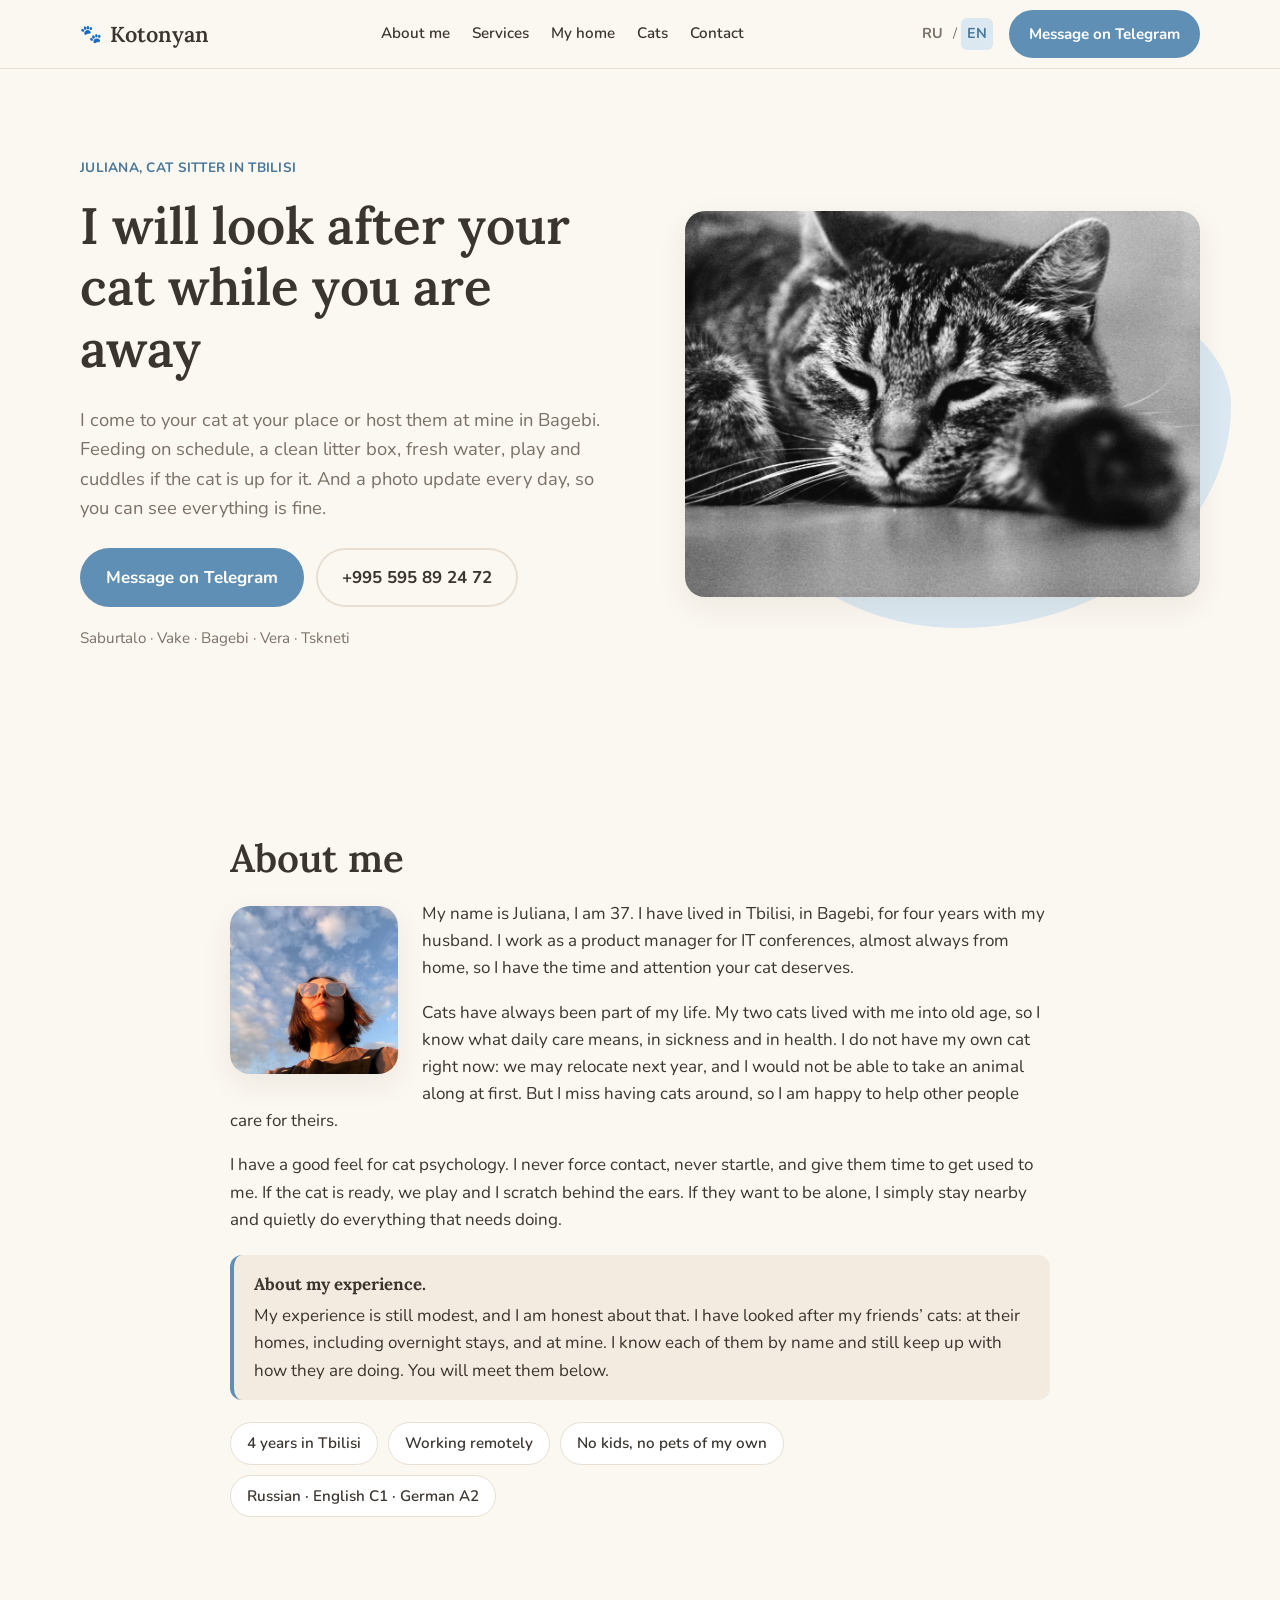
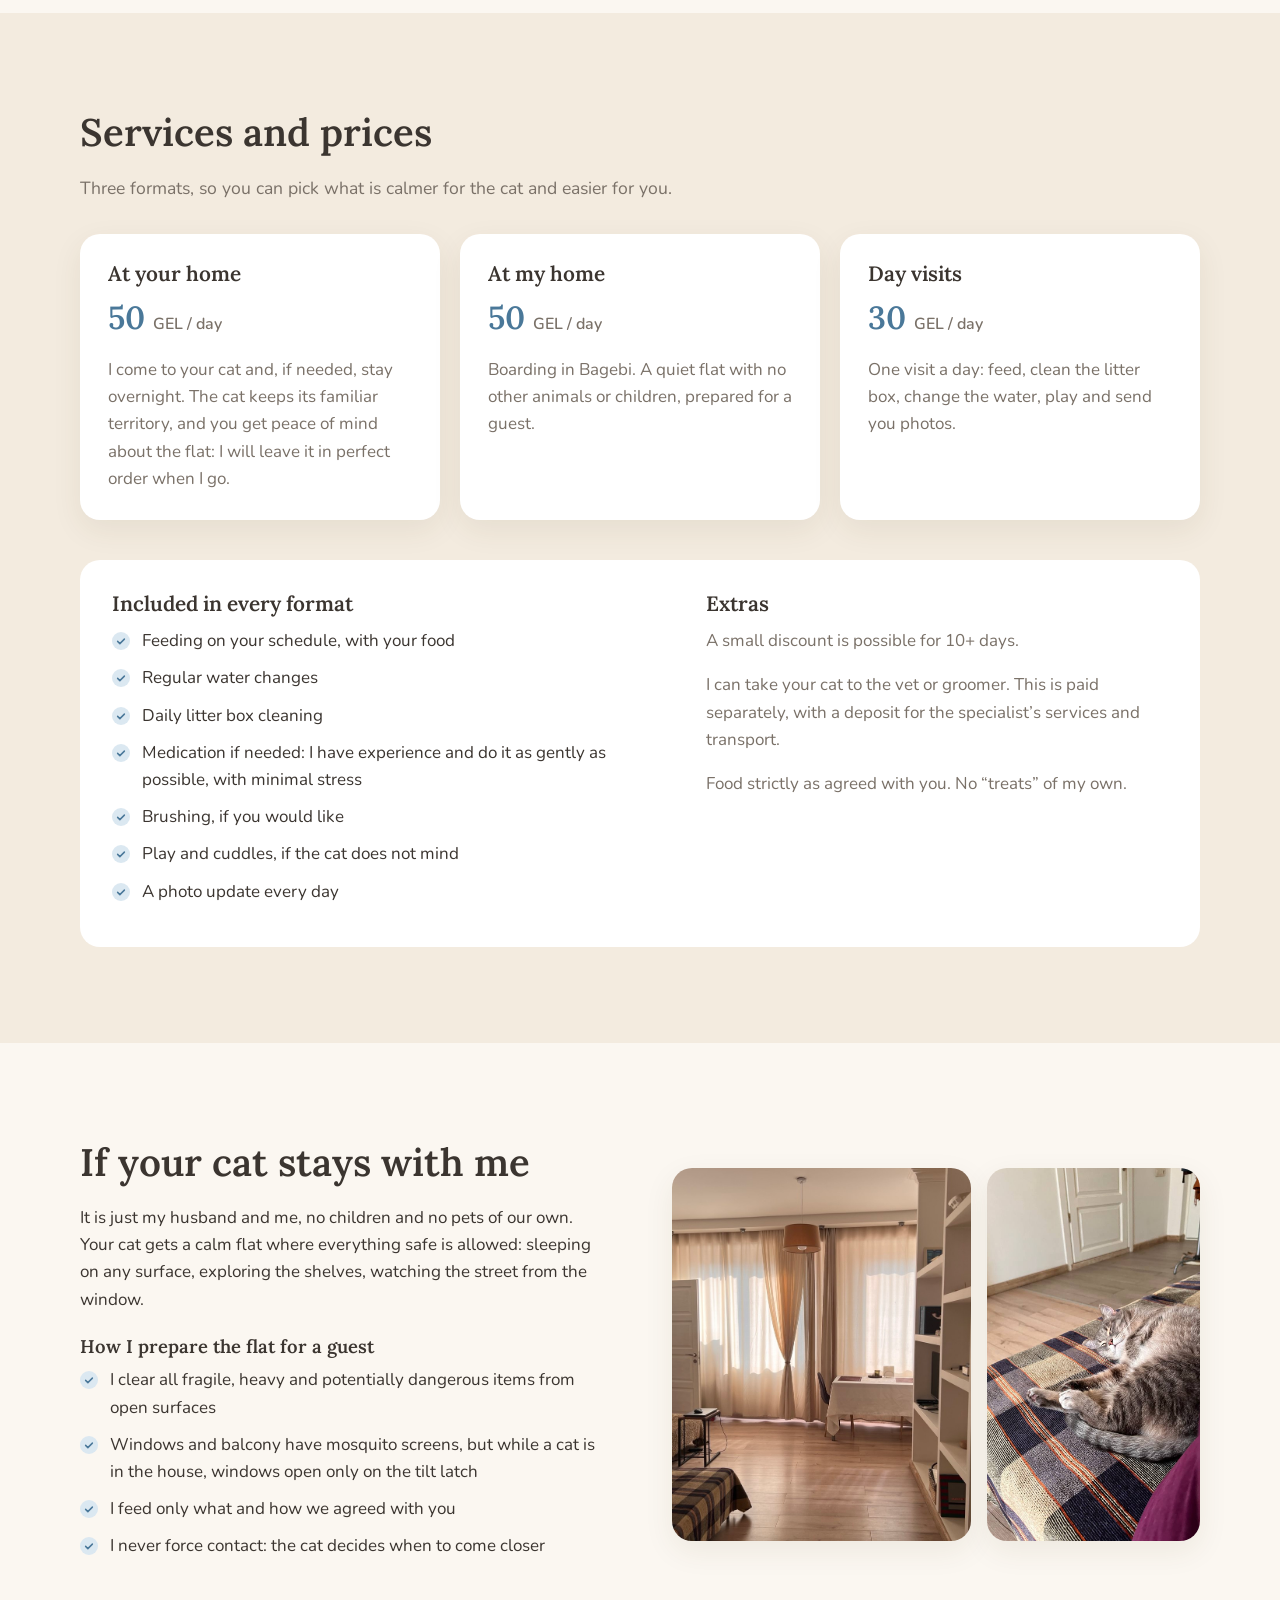
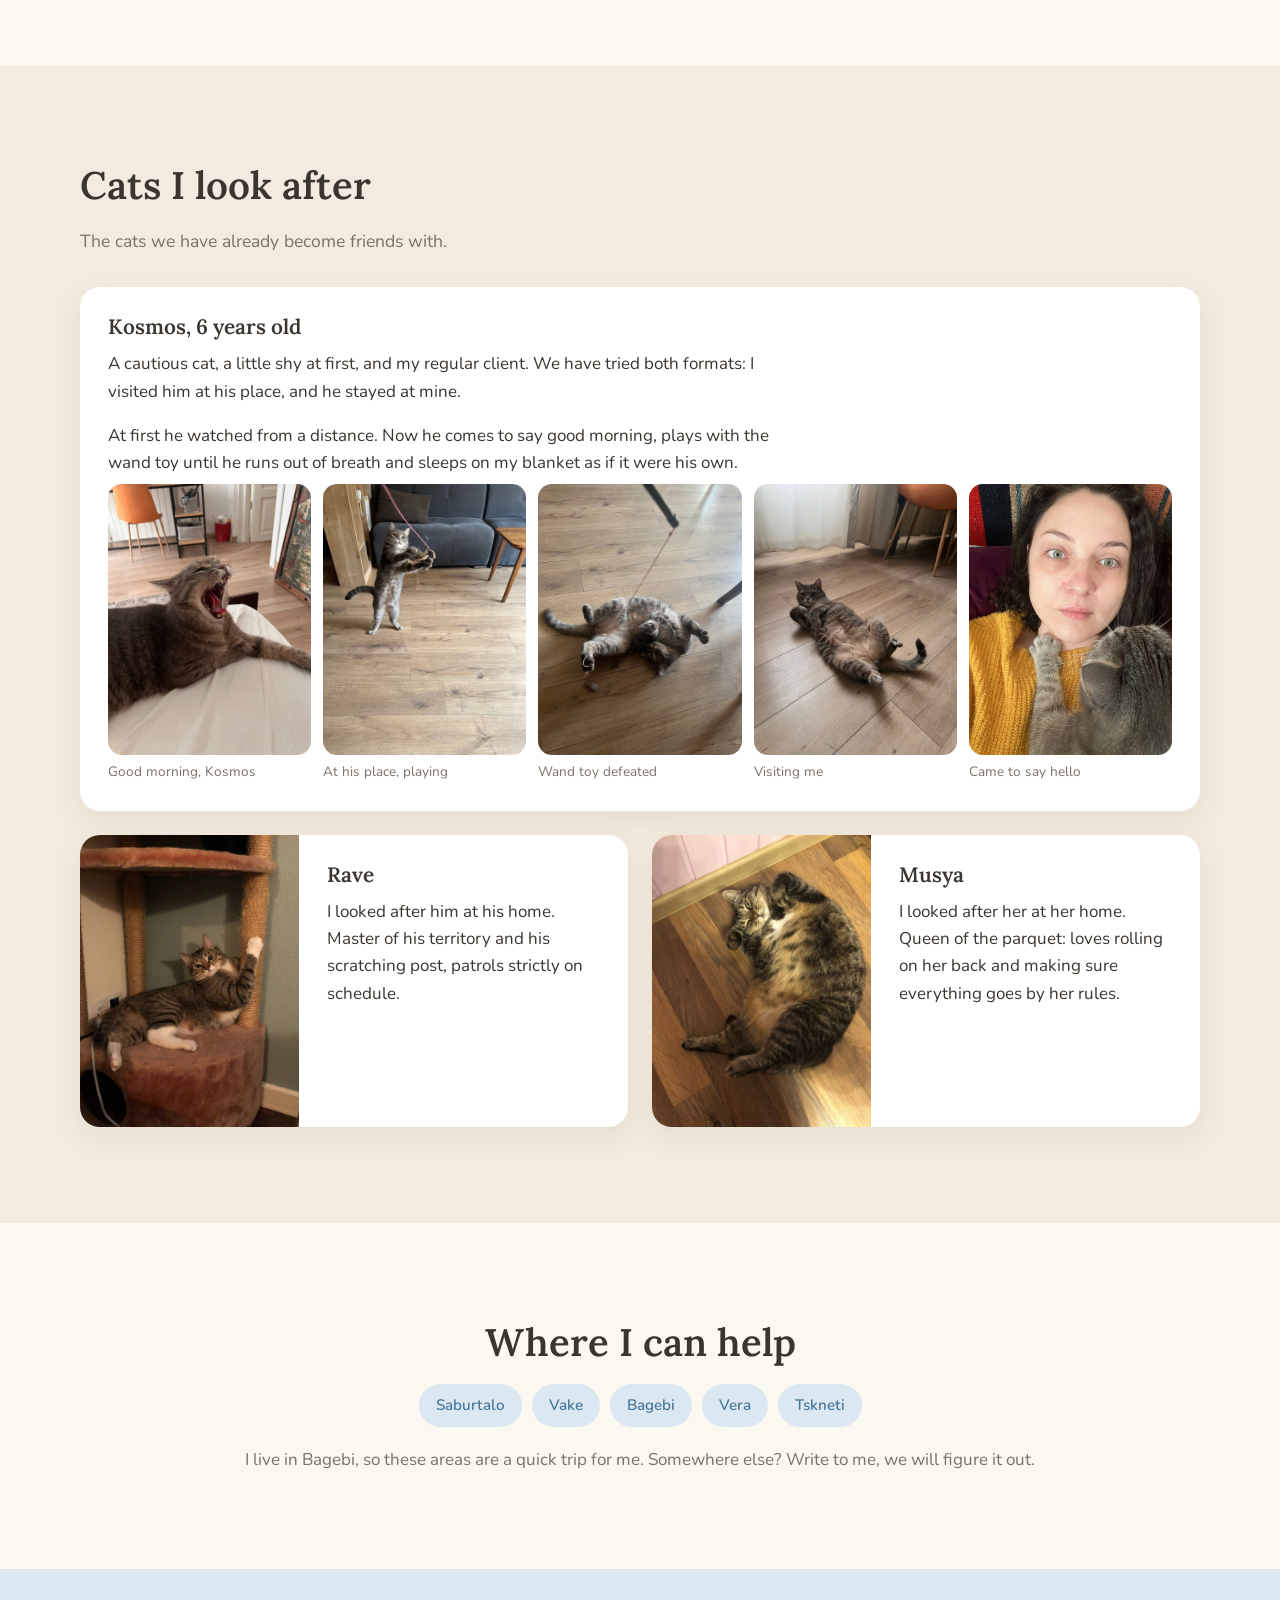
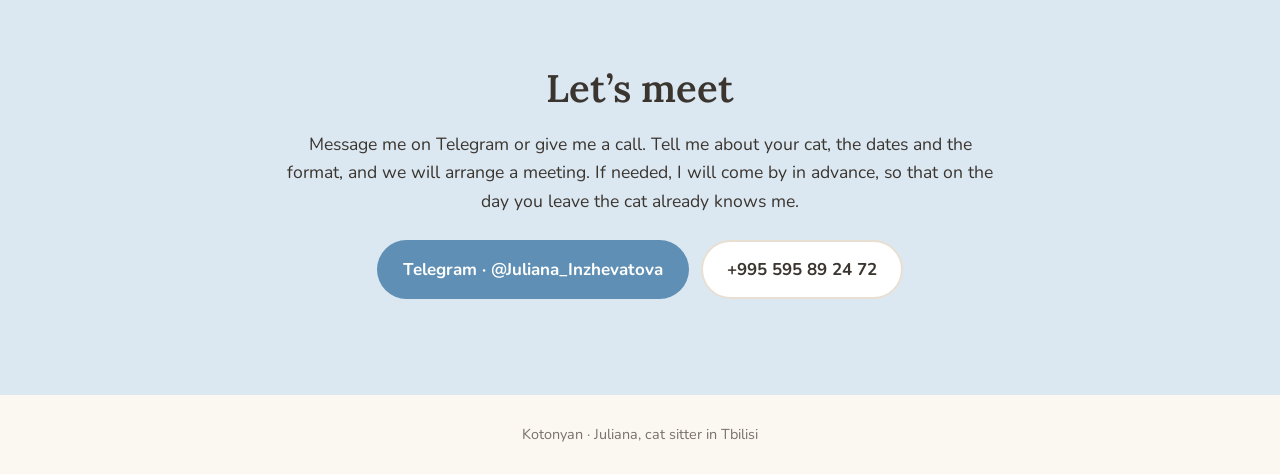
<file: index.html>
<!DOCTYPE html>
<html lang="ru">
<head>
<meta charset="utf-8">
<meta name="viewport" content="width=device-width, initial-scale=1">
<title data-i18n="meta.title">Котонянь · кэт-ситтер в Тбилиси</title>
<meta name="description" data-i18n-content="meta.desc" content="Юлиана, кэт-ситтер в Тбилиси. Уход за котом у вас дома или передержка в Багеби: кормление, лоток, игры, ежедневные фотоотчёты. Сабуртало, Ваке, Багеби, Вере, Цхнети.">
<meta property="og:title" content="Котонянь · кэт-ситтер в Тбилиси">
<meta property="og:description" content="Уход за котом у вас дома или передержка в Багеби. Ежедневные фотоотчёты.">
<meta property="og:image" content="https://inzejune-max.github.io/kotonyan/img/cover.jpg">
<meta property="og:url" content="https://inzejune-max.github.io/kotonyan/">
<meta property="og:type" content="website">
<link rel="icon" href="favicon.svg" type="image/svg+xml">
<link rel="preconnect" href="https://fonts.googleapis.com">
<link rel="preconnect" href="https://fonts.gstatic.com" crossorigin>
<link href="https://fonts.googleapis.com/css2?family=Lora:ital,wght@0,500;0,600;1,500&family=Nunito:wght@400;600;700&display=swap" rel="stylesheet">
<link rel="stylesheet" href="css/style.css">
</head>
<body>

<header class="site-header">
  <div class="container header-inner">
    <a href="#top" class="logo"><span class="logo-mark" aria-hidden="true">🐾</span><span data-i18n="brand">Котонянь</span></a>
    <nav class="nav" id="nav">
      <a href="#about" data-i18n="nav.about">Обо мне</a>
      <a href="#services" data-i18n="nav.services">Услуги</a>
      <a href="#home" data-i18n="nav.home">Мой дом</a>
      <a href="#cats" data-i18n="nav.cats">Подопечные</a>
      <a href="#contact" data-i18n="nav.contact">Контакты</a>
    </nav>
    <div class="header-actions">
      <div class="lang" aria-label="Language">
        <a href="./#ru" data-lang="ru" class="is-active">RU</a>
        <span aria-hidden="true">/</span>
        <a href="en/" data-lang="en">EN</a>
      </div>
      <a class="btn btn-primary btn-sm" href="https://t.me/Juliana_Inzhevatova" target="_blank" rel="noopener" data-i18n="cta.tg">Написать в Telegram</a>
      <button class="burger" id="burger" aria-label="Menu" aria-expanded="false"><span></span><span></span><span></span></button>
    </div>
  </div>
</header>

<main id="top">

<section class="hero">
  <div class="container hero-grid">
    <div class="hero-text">
      <p class="kicker" data-i18n="hero.kicker">Юлиана, кэт-ситтер в Тбилиси</p>
      <h1 data-i18n="hero.title">Присмотрю за вашим котом, пока вы в отъезде</h1>
      <p class="lead" data-i18n="hero.lead">Приду к вашему коту домой или приму у себя в Багеби. Кормление по графику, чистый лоток, свежая вода, игры и ласка по желанию кота. И фотоотчёт каждый день, чтобы вы видели, что всё хорошо.</p>
      <div class="hero-cta">
        <a class="btn btn-primary" href="https://t.me/Juliana_Inzhevatova" target="_blank" rel="noopener" data-i18n="cta.tg">Написать в Telegram</a>
        <a class="btn btn-ghost" href="tel:+995595892472">+995 595 89 24 72</a>
      </div>
      <p class="hero-areas" data-i18n="hero.areas">Сабуртало · Ваке · Багеби · Вере · Цхнети</p>
    </div>
    <div class="hero-photo">
      <img src="img/cover.jpg" width="1280" height="853" alt="Кот дремлет на полу" data-i18n-alt="alt.cover">
    </div>
  </div>
</section>

<section class="section" id="about">
  <div class="container about">
    <h2 data-i18n="about.title">Обо мне</h2>
    <div class="about-text">
      <img class="about-photo" src="img/yuliana.jpg" width="1280" height="960" alt="Юлиана" loading="lazy" data-i18n-alt="alt.yuliana">
      <p data-i18n="about.p1">Меня зовут Юлиана, мне 37. Четыре года живу в Тбилиси, в Багеби, вместе с мужем. Работаю продакт-менеджером ИТ-конференций, почти всегда из дома, поэтому у меня есть время и внимание для вашего кота.</p>
      <p data-i18n="about.p2">Кошки в моей жизни были всегда. Две мои кошки прожили со мной до глубокой старости, и я знаю, что такое заботиться о коте каждый день, в здоровье и в болезни. Сейчас своего не завожу: в следующем году возможен переезд, и в первое время взять животное с собой не получится. А общения с кошками мне не хватает, поэтому я с радостью помогаю с ними другим.</p>
      <p data-i18n="about.p3">Я хорошо чувствую кошачью психологию. Не навязываю контакт, не пугаю, даю время привыкнуть. Если кот готов, поиграем и почешем за ушком. Если хочет побыть один, я просто буду рядом и тихо сделаю всё, что нужно.</p>
      <div class="callout">
        <strong data-i18n="about.honest.title">Про мой опыт.</strong>
        <span data-i18n="about.honest.text">Опыта у меня пока немного, и я говорю об этом честно. Я присматривала за котами друзей: у них дома, в том числе с проживанием, и у себя. Каждого из них знаю по имени и до сих пор в курсе, как у них дела. Познакомлю вас с ними ниже.</span>
      </div>
      <ul class="facts">
        <li data-i18n="about.f1">4 года в Тбилиси</li>
        <li data-i18n="about.f2">Работаю удалённо</li>
        <li data-i18n="about.f3">Без детей и своих животных</li>
        <li data-i18n="about.f4">Русский · English C1 · Deutsch A2</li>
      </ul>
    </div>
  </div>
</section>

<section class="section section-alt" id="services">
  <div class="container">
    <h2 data-i18n="services.title">Услуги и цены</h2>
    <p class="section-lead" data-i18n="services.lead">Три формата, чтобы вы выбрали то, что спокойнее для кота и удобнее для вас.</p>
    <div class="cards">
      <article class="card">
        <h3 data-i18n="services.c1.title">У вас дома</h3>
        <p class="price">50 <span data-i18n="services.perday">₾ / день</span></p>
        <p data-i18n="services.c1.text">Приезжаю к коту, а если нужно, остаюсь с проживанием. Коту привычная территория, вам спокойствие за квартиру: после моего отъезда она будет в идеальном порядке.</p>
      </article>
      <article class="card">
        <h3 data-i18n="services.c2.title">У меня дома</h3>
        <p class="price">50 <span data-i18n="services.perday">₾ / день</span></p>
        <p data-i18n="services.c2.text">Передержка в Багеби. Тихая квартира без других животных и детей, подготовленная к приёму гостя.</p>
      </article>
      <article class="card">
        <h3 data-i18n="services.c3.title">Дневная няня</h3>
        <p class="price">30 <span data-i18n="services.perday">₾ / день</span></p>
        <p data-i18n="services.c3.text">Один визит в день: покормить, убрать лоток, поменять воду, поиграть и прислать вам фото.</p>
      </article>
    </div>
    <div class="included">
      <div>
        <h3 data-i18n="services.inc.title">Что входит в любой формат</h3>
        <ul class="checklist">
          <li data-i18n="services.inc.1">Кормление по вашему графику и вашим кормом</li>
          <li data-i18n="services.inc.2">Регулярная смена воды</li>
          <li data-i18n="services.inc.3">Ежедневная уборка лотка</li>
          <li data-i18n="services.inc.4">Лекарства при необходимости: есть опыт, даю максимально бережно, без лишнего стресса</li>
          <li data-i18n="services.inc.5">Расчёсывание, если вы хотите</li>
          <li data-i18n="services.inc.6">Игры и ласка, если кот не против</li>
          <li data-i18n="services.inc.7">Фотоотчёт каждый день</li>
        </ul>
      </div>
      <div class="notes">
        <h3 data-i18n="services.extra.title">Дополнительно</h3>
        <p data-i18n="services.extra.1">От 10 дней возможна небольшая скидка.</p>
        <p data-i18n="services.extra.2">Могу отвезти кота к ветеринару или грумеру. Это оплачивается отдельно, при наличии депозита на услуги специалиста и транспорт.</p>
        <p data-i18n="services.extra.3">Питание строго по согласованию с вами. Никаких «угощений» от себя.</p>
      </div>
    </div>
  </div>
</section>

<section class="section" id="home">
  <div class="container home-grid">
    <div class="home-text">
      <h2 data-i18n="home.title">Если кот гостит у меня</h2>
      <p data-i18n="home.p1">Мы живём вдвоём с мужем, без детей и своих животных. Коту достаётся спокойная квартира, где можно всё, что безопасно: спать на любой поверхности, исследовать полки, наблюдать за улицей из окна.</p>
      <h3 data-i18n="home.list.title">Как готовлю квартиру к гостю</h3>
      <ul class="checklist">
        <li data-i18n="home.l1">Убираю с открытых поверхностей всё хрупкое, тяжёлое и потенциально опасное</li>
        <li data-i18n="home.l2">На окнах и балконе москитные сетки, но пока кот в доме, окна открываю только на ограничитель</li>
        <li data-i18n="home.l3">Кормлю только тем и так, как договорились с вами</li>
        <li data-i18n="home.l4">Не навязываю контакт: кот сам решает, когда подойти</li>
      </ul>
    </div>
    <div class="home-photos">
      <img src="img/home.jpg" width="1280" height="960" alt="Гостиная: светлая комната, диван, окно с занавесками" loading="lazy" data-i18n-alt="alt.home">
      <img src="img/kosmos-home-1.jpg" width="960" height="1280" alt="Космос спит на пледе" loading="lazy" data-i18n-alt="alt.kosmosHome1">
    </div>
  </div>
</section>

<section class="section section-alt" id="cats">
  <div class="container">
    <h2 data-i18n="cats.title">Мои подопечные</h2>
    <p class="section-lead" data-i18n="cats.lead">Коты, с которыми мы уже подружились.</p>

    <article class="cat cat-featured">
      <div class="cat-text">
        <h3 data-i18n="cats.kosmos.name">Космос, 6 лет</h3>
        <p data-i18n="cats.kosmos.p1">Осторожный и поначалу пугливый кот, мой постоянный подопечный. Мы попробовали оба формата: я приезжала к нему домой, и он гостил у меня.</p>
        <p data-i18n="cats.kosmos.p2">Первое время он наблюдал издалека. Теперь приходит здороваться по утрам, играет с удочкой до потери дыхания и спит на моём пледе, как на своём.</p>
      </div>
      <div class="gallery">
        <figure><img src="img/kosmos-morning.jpg" width="960" height="1280" alt="Космос зевает утром" loading="lazy" data-i18n-alt="alt.kosmosMorning"><figcaption data-i18n="cats.kosmos.c1">Доброе утро, Космос</figcaption></figure>
        <figure><img src="img/kosmos-play-2.jpg" width="960" height="1280" alt="Космос стоит на задних лапах и ловит игрушку" loading="lazy" data-i18n-alt="alt.kosmosPlay2"><figcaption data-i18n="cats.kosmos.c2">У себя дома, играем</figcaption></figure>
        <figure><img src="img/kosmos-play-1.jpg" width="960" height="1280" alt="Космос лежит на спине и ловит удочку" loading="lazy" data-i18n-alt="alt.kosmosPlay1"><figcaption data-i18n="cats.kosmos.c3">Удочка побеждена</figcaption></figure>
        <figure><img src="img/kosmos-home-2.jpg" width="960" height="1280" alt="Космос лежит на полу в гостях" loading="lazy" data-i18n-alt="alt.kosmosHome2"><figcaption data-i18n="cats.kosmos.c4">В гостях у меня</figcaption></figure>
        <figure><img src="img/yuliana-kosmos.jpg" width="720" height="1280" alt="Космос кладёт лапу на плечо Юлиане" loading="lazy" data-i18n-alt="alt.kosmosSelfie"><figcaption data-i18n="cats.kosmos.c5">Пришёл здороваться</figcaption></figure>
      </div>
    </article>

    <div class="cats-row">
      <article class="cat">
        <figure><img src="img/rave.jpg" width="960" height="1280" alt="Рэйв лежит на когтеточке" loading="lazy" data-i18n-alt="alt.rave"></figure>
        <div class="cat-text">
          <h3 data-i18n="cats.rave.name">Рэйв</h3>
          <p data-i18n="cats.rave.p1">Присматривала у него дома. Хозяин своей территории и своей когтеточки, обход владений строго по расписанию.</p>
        </div>
      </article>
      <article class="cat">
        <figure><img src="img/musya.jpg" width="960" height="1280" alt="Муся лежит на спине на паркете" loading="lazy" data-i18n-alt="alt.musya"></figure>
        <div class="cat-text">
          <h3 data-i18n="cats.musya.name">Муся</h3>
          <p data-i18n="cats.musya.p1">Присматривала у неё дома. Королева паркета: любит валяться на спине и следить, чтобы всё шло по её правилам.</p>
        </div>
      </article>
    </div>
  </div>
</section>

<section class="section" id="areas">
  <div class="container areas">
    <h2 data-i18n="areas.title">Где смогу помочь</h2>
    <ul class="chips">
      <li data-i18n="areas.1">Сабуртало</li>
      <li data-i18n="areas.2">Ваке</li>
      <li data-i18n="areas.3">Багеби</li>
      <li data-i18n="areas.4">Вере</li>
      <li data-i18n="areas.5">Цхнети</li>
    </ul>
    <p data-i18n="areas.text">Живу в Багеби, поэтому в эти районы добираюсь быстро. Другой район? Напишите, обсудим.</p>
  </div>
</section>

<section class="section section-contact" id="contact">
  <div class="container contact">
    <h2 data-i18n="contact.title">Давайте познакомимся</h2>
    <p data-i18n="contact.text">Напишите в Telegram или позвоните. Расскажите про кота, даты и формат, а дальше договоримся о встрече. Если необходимо, я приеду познакомиться заранее, чтобы в день вашего отъезда кот меня уже знал.</p>
    <div class="contact-links">
      <a class="btn btn-primary" href="https://t.me/Juliana_Inzhevatova" target="_blank" rel="noopener">Telegram · @Juliana_Inzhevatova</a>
      <a class="btn btn-ghost" href="tel:+995595892472">+995 595 89 24 72</a>
    </div>
  </div>
</section>

</main>

<footer class="site-footer">
  <div class="container">
    <span data-i18n="footer.text">Котонянь · Юлиана, кэт-ситтер в Тбилиси</span>
  </div>
</footer>

<script src="js/main.js"></script>
</body>
</html>
</file>
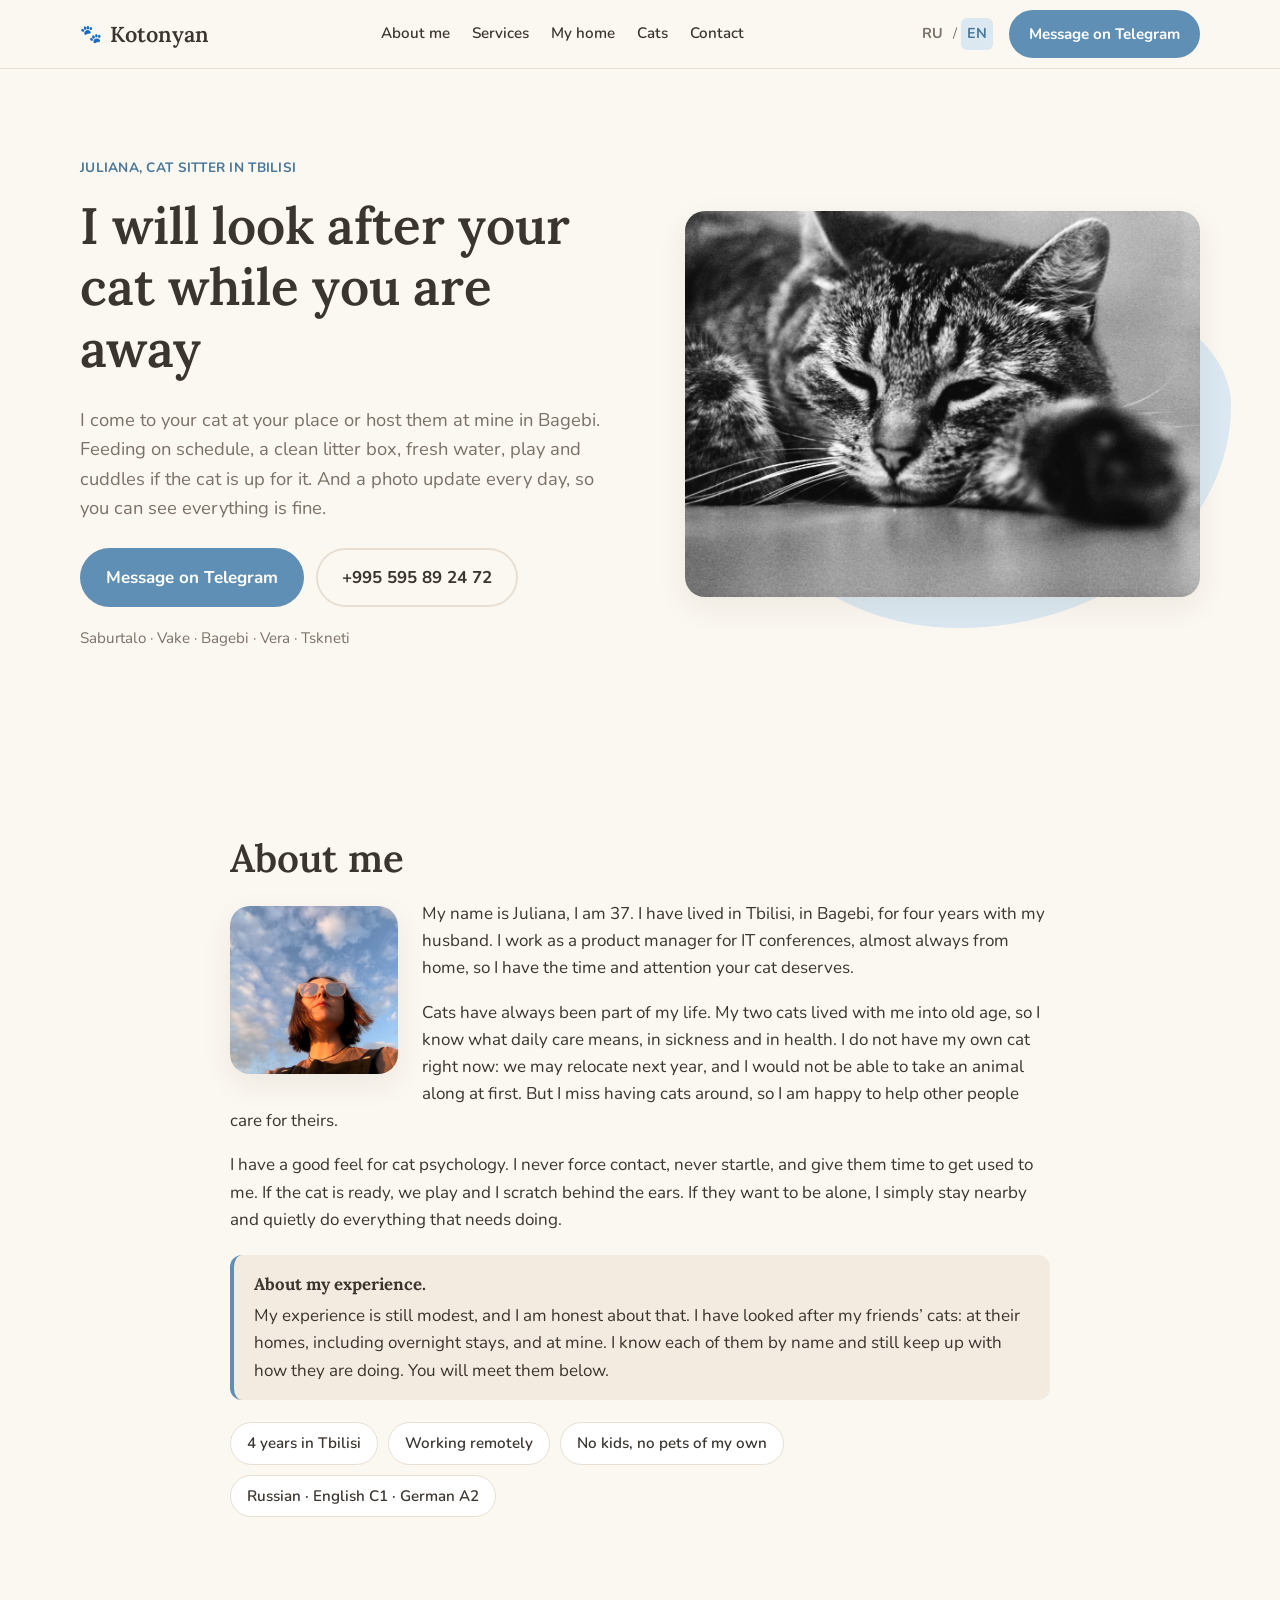
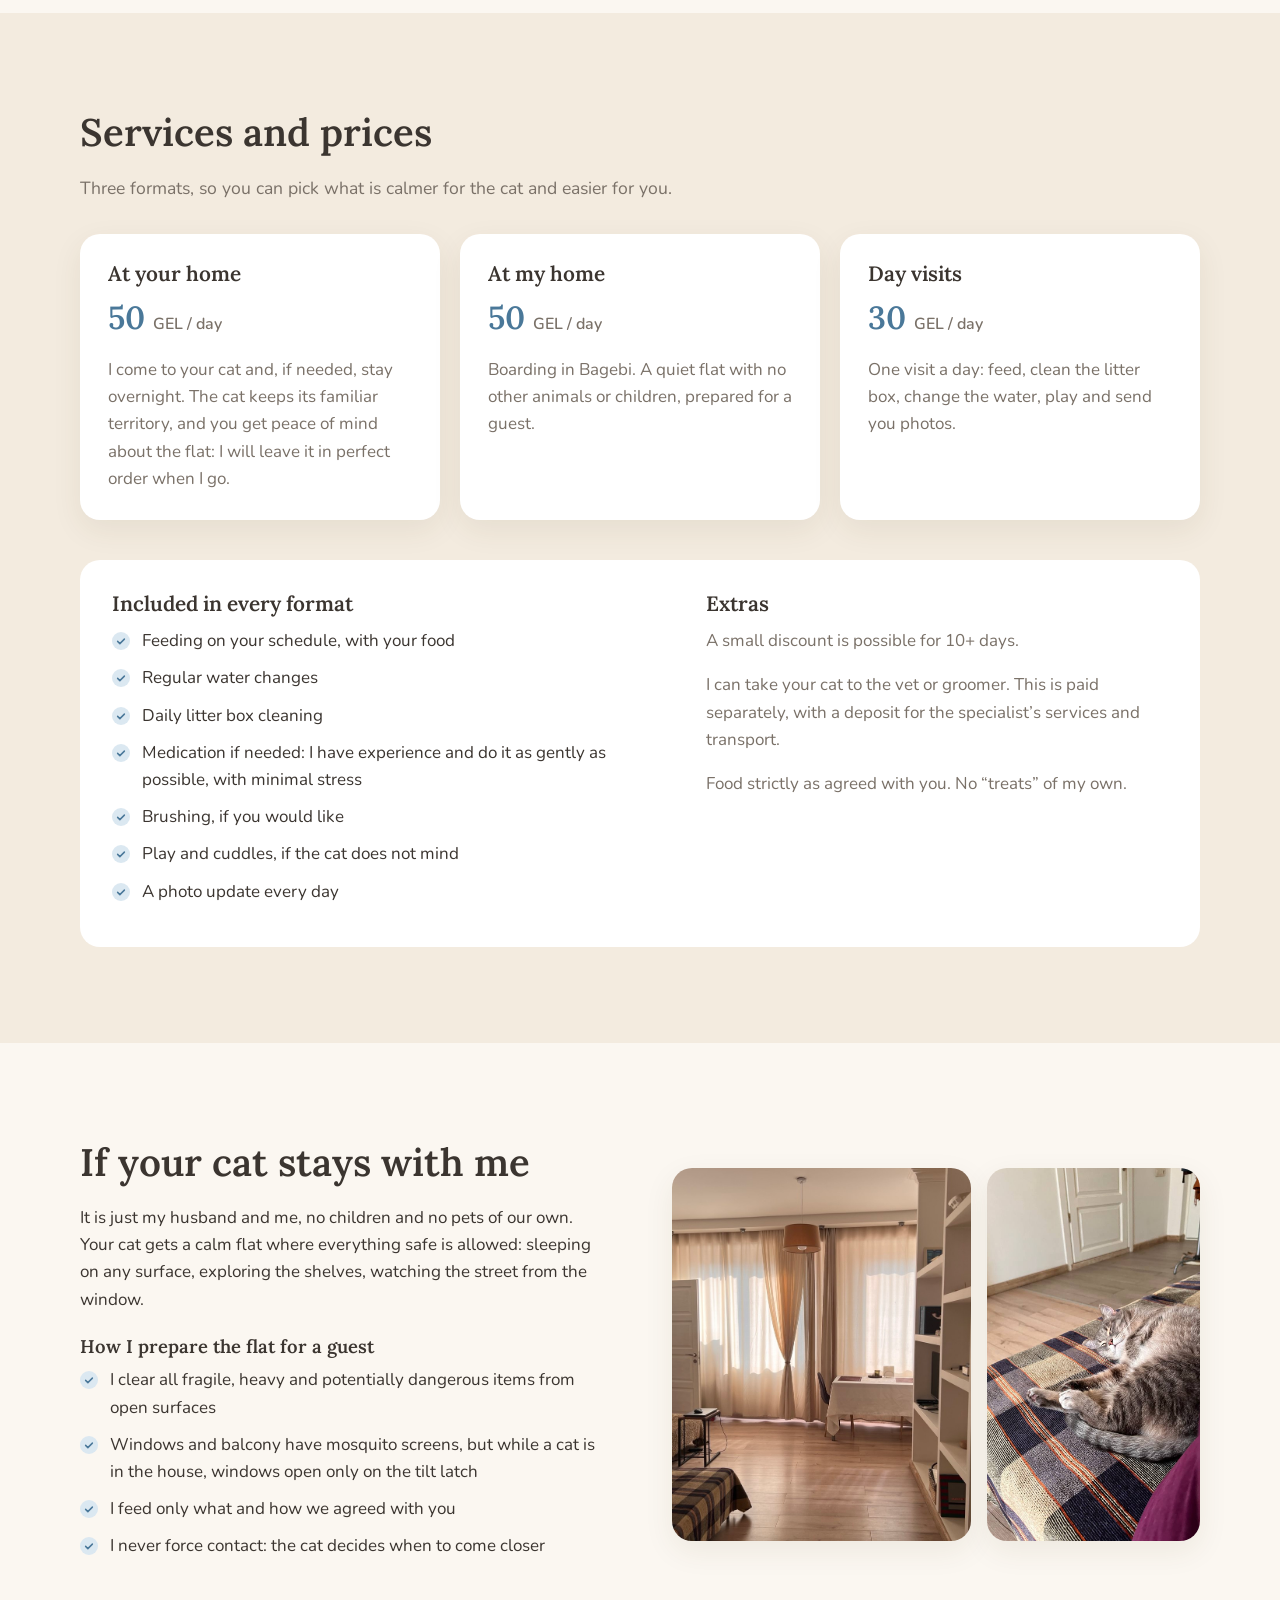
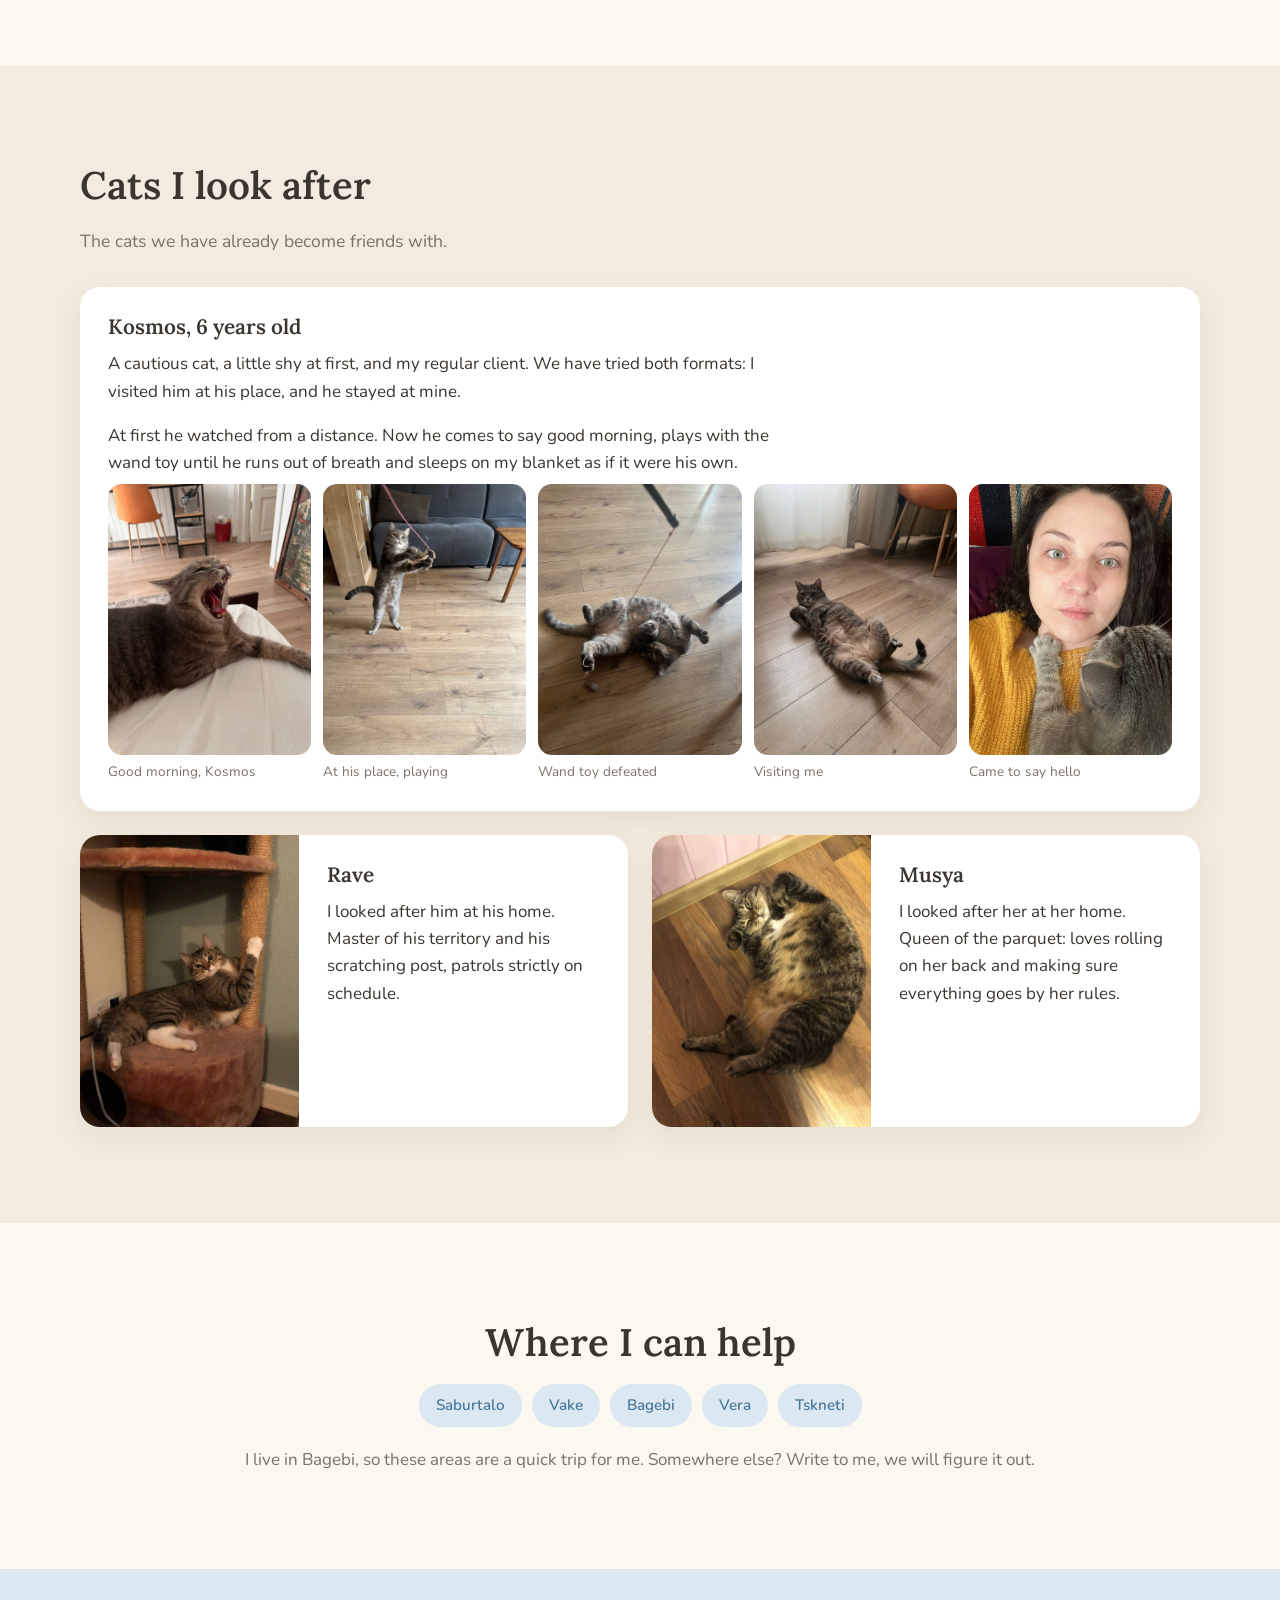
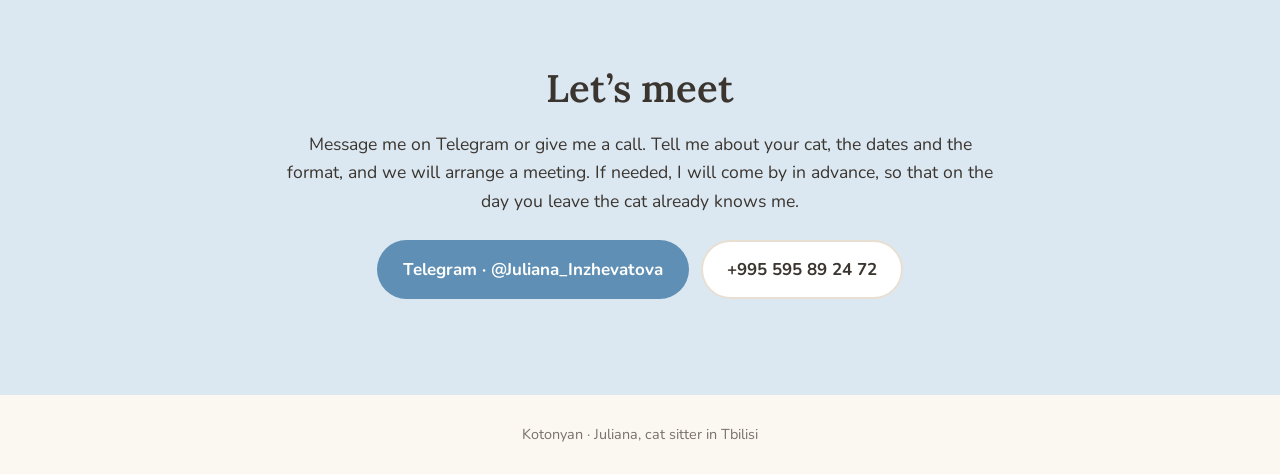
<file: en/index.html>
<!DOCTYPE html>
<html lang="en">
<head>
<meta charset="utf-8">
<meta name="viewport" content="width=device-width, initial-scale=1">
<title data-i18n="meta.title">Kotonyan · cat sitter in Tbilisi</title>
<meta name="description" data-i18n-content="meta.desc" content="Juliana, cat sitter in Tbilisi. Cat care at your home or boarding in Bagebi: feeding, litter, play, daily photo updates. Saburtalo, Vake, Bagebi, Vera, Tskneti.">
<meta property="og:title" content="Kotonyan · cat sitter in Tbilisi">
<meta property="og:description" content="Cat care at your home or boarding in Bagebi. Daily photo updates.">
<meta property="og:image" content="https://inzejune-max.github.io/kotonyan/img/cover.jpg">
<meta property="og:url" content="https://inzejune-max.github.io/kotonyan/en/">
<meta property="og:type" content="website">
<link rel="icon" href="../favicon.svg" type="image/svg+xml">
<link rel="preconnect" href="https://fonts.googleapis.com">
<link rel="preconnect" href="https://fonts.gstatic.com" crossorigin>
<link href="https://fonts.googleapis.com/css2?family=Lora:ital,wght@0,500;0,600;1,500&family=Nunito:wght@400;600;700&display=swap" rel="stylesheet">
<link rel="stylesheet" href="../css/style.css">
</head>
<body>

<header class="site-header">
  <div class="container header-inner">
    <a href="#top" class="logo"><span class="logo-mark" aria-hidden="true">🐾</span><span data-i18n="brand">Kotonyan</span></a>
    <nav class="nav" id="nav">
      <a href="#about" data-i18n="nav.about">About me</a>
      <a href="#services" data-i18n="nav.services">Services</a>
      <a href="#home" data-i18n="nav.home">My home</a>
      <a href="#cats" data-i18n="nav.cats">Cats</a>
      <a href="#contact" data-i18n="nav.contact">Contact</a>
    </nav>
    <div class="header-actions">
      <div class="lang" aria-label="Language">
        <a href="../#ru" data-lang="ru">RU</a>
        <span aria-hidden="true">/</span>
        <a href="./" data-lang="en" class="is-active">EN</a>
      </div>
      <a class="btn btn-primary btn-sm" href="https://t.me/Juliana_Inzhevatova" target="_blank" rel="noopener" data-i18n="cta.tg">Message on Telegram</a>
      <button class="burger" id="burger" aria-label="Menu" aria-expanded="false"><span></span><span></span><span></span></button>
    </div>
  </div>
</header>

<main id="top">

<section class="hero">
  <div class="container hero-grid">
    <div class="hero-text">
      <p class="kicker" data-i18n="hero.kicker">Juliana, cat sitter in Tbilisi</p>
      <h1 data-i18n="hero.title">I will look after your cat while you are away</h1>
      <p class="lead" data-i18n="hero.lead">I come to your cat at your place or host them at mine in Bagebi. Feeding on schedule, a clean litter box, fresh water, play and cuddles if the cat is up for it. And a photo update every day, so you can see everything is fine.</p>
      <div class="hero-cta">
        <a class="btn btn-primary" href="https://t.me/Juliana_Inzhevatova" target="_blank" rel="noopener" data-i18n="cta.tg">Message on Telegram</a>
        <a class="btn btn-ghost" href="tel:+995595892472">+995 595 89 24 72</a>
      </div>
      <p class="hero-areas" data-i18n="hero.areas">Saburtalo · Vake · Bagebi · Vera · Tskneti</p>
    </div>
    <div class="hero-photo">
      <img src="../img/cover.jpg" width="1280" height="853" alt="A cat dozing on the floor" data-i18n-alt="alt.cover">
    </div>
  </div>
</section>

<section class="section" id="about">
  <div class="container about">
    <h2 data-i18n="about.title">About me</h2>
    <div class="about-text">
      <img class="about-photo" src="../img/yuliana.jpg" width="1280" height="960" alt="Juliana" loading="lazy" data-i18n-alt="alt.yuliana">
      <p data-i18n="about.p1">My name is Juliana, I am 37. I have lived in Tbilisi, in Bagebi, for four years with my husband. I work as a product manager for IT conferences, almost always from home, so I have the time and attention your cat deserves.</p>
      <p data-i18n="about.p2">Cats have always been part of my life. My two cats lived with me into old age, so I know what daily care means, in sickness and in health. I do not have my own cat right now: we may relocate next year, and I would not be able to take an animal along at first. But I miss having cats around, so I am happy to help other people care for theirs.</p>
      <p data-i18n="about.p3">I have a good feel for cat psychology. I never force contact, never startle, and give them time to get used to me. If the cat is ready, we play and I scratch behind the ears. If they want to be alone, I simply stay nearby and quietly do everything that needs doing.</p>
      <div class="callout">
        <strong data-i18n="about.honest.title">About my experience.</strong>
        <span data-i18n="about.honest.text">My experience is still modest, and I am honest about that. I have looked after my friends’ cats: at their homes, including overnight stays, and at mine. I know each of them by name and still keep up with how they are doing. You will meet them below.</span>
      </div>
      <ul class="facts">
        <li data-i18n="about.f1">4 years in Tbilisi</li>
        <li data-i18n="about.f2">Working remotely</li>
        <li data-i18n="about.f3">No kids, no pets of my own</li>
        <li data-i18n="about.f4">Russian · English C1 · German A2</li>
      </ul>
    </div>
  </div>
</section>

<section class="section section-alt" id="services">
  <div class="container">
    <h2 data-i18n="services.title">Services and prices</h2>
    <p class="section-lead" data-i18n="services.lead">Three formats, so you can pick what is calmer for the cat and easier for you.</p>
    <div class="cards">
      <article class="card">
        <h3 data-i18n="services.c1.title">At your home</h3>
        <p class="price">50 <span data-i18n="services.perday">GEL / day</span></p>
        <p data-i18n="services.c1.text">I come to your cat and, if needed, stay overnight. The cat keeps its familiar territory, and you get peace of mind about the flat: I will leave it in perfect order when I go.</p>
      </article>
      <article class="card">
        <h3 data-i18n="services.c2.title">At my home</h3>
        <p class="price">50 <span data-i18n="services.perday">GEL / day</span></p>
        <p data-i18n="services.c2.text">Boarding in Bagebi. A quiet flat with no other animals or children, prepared for a guest.</p>
      </article>
      <article class="card">
        <h3 data-i18n="services.c3.title">Day visits</h3>
        <p class="price">30 <span data-i18n="services.perday">GEL / day</span></p>
        <p data-i18n="services.c3.text">One visit a day: feed, clean the litter box, change the water, play and send you photos.</p>
      </article>
    </div>
    <div class="included">
      <div>
        <h3 data-i18n="services.inc.title">Included in every format</h3>
        <ul class="checklist">
          <li data-i18n="services.inc.1">Feeding on your schedule, with your food</li>
          <li data-i18n="services.inc.2">Regular water changes</li>
          <li data-i18n="services.inc.3">Daily litter box cleaning</li>
          <li data-i18n="services.inc.4">Medication if needed: I have experience and do it as gently as possible, with minimal stress</li>
          <li data-i18n="services.inc.5">Brushing, if you would like</li>
          <li data-i18n="services.inc.6">Play and cuddles, if the cat does not mind</li>
          <li data-i18n="services.inc.7">A photo update every day</li>
        </ul>
      </div>
      <div class="notes">
        <h3 data-i18n="services.extra.title">Extras</h3>
        <p data-i18n="services.extra.1">A small discount is possible for 10+ days.</p>
        <p data-i18n="services.extra.2">I can take your cat to the vet or groomer. This is paid separately, with a deposit for the specialist’s services and transport.</p>
        <p data-i18n="services.extra.3">Food strictly as agreed with you. No “treats” of my own.</p>
      </div>
    </div>
  </div>
</section>

<section class="section" id="home">
  <div class="container home-grid">
    <div class="home-text">
      <h2 data-i18n="home.title">If your cat stays with me</h2>
      <p data-i18n="home.p1">It is just my husband and me, no children and no pets of our own. Your cat gets a calm flat where everything safe is allowed: sleeping on any surface, exploring the shelves, watching the street from the window.</p>
      <h3 data-i18n="home.list.title">How I prepare the flat for a guest</h3>
      <ul class="checklist">
        <li data-i18n="home.l1">I clear all fragile, heavy and potentially dangerous items from open surfaces</li>
        <li data-i18n="home.l2">Windows and balcony have mosquito screens, but while a cat is in the house, windows open only on the tilt latch</li>
        <li data-i18n="home.l3">I feed only what and how we agreed with you</li>
        <li data-i18n="home.l4">I never force contact: the cat decides when to come closer</li>
      </ul>
    </div>
    <div class="home-photos">
      <img src="../img/home.jpg" width="1280" height="960" alt="Living room: a bright room, sofa, window with curtains" loading="lazy" data-i18n-alt="alt.home">
      <img src="../img/kosmos-home-1.jpg" width="960" height="1280" alt="Kosmos sleeping on a blanket" loading="lazy" data-i18n-alt="alt.kosmosHome1">
    </div>
  </div>
</section>

<section class="section section-alt" id="cats">
  <div class="container">
    <h2 data-i18n="cats.title">Cats I look after</h2>
    <p class="section-lead" data-i18n="cats.lead">The cats we have already become friends with.</p>

    <article class="cat cat-featured">
      <div class="cat-text">
        <h3 data-i18n="cats.kosmos.name">Kosmos, 6 years old</h3>
        <p data-i18n="cats.kosmos.p1">A cautious cat, a little shy at first, and my regular client. We have tried both formats: I visited him at his place, and he stayed at mine.</p>
        <p data-i18n="cats.kosmos.p2">At first he watched from a distance. Now he comes to say good morning, plays with the wand toy until he runs out of breath and sleeps on my blanket as if it were his own.</p>
      </div>
      <div class="gallery">
        <figure><img src="../img/kosmos-morning.jpg" width="960" height="1280" alt="Kosmos yawning in the morning" loading="lazy" data-i18n-alt="alt.kosmosMorning"><figcaption data-i18n="cats.kosmos.c1">Good morning, Kosmos</figcaption></figure>
        <figure><img src="../img/kosmos-play-2.jpg" width="960" height="1280" alt="Kosmos standing on hind legs catching a toy" loading="lazy" data-i18n-alt="alt.kosmosPlay2"><figcaption data-i18n="cats.kosmos.c2">At his place, playing</figcaption></figure>
        <figure><img src="../img/kosmos-play-1.jpg" width="960" height="1280" alt="Kosmos lying on his back catching a wand toy" loading="lazy" data-i18n-alt="alt.kosmosPlay1"><figcaption data-i18n="cats.kosmos.c3">Wand toy defeated</figcaption></figure>
        <figure><img src="../img/kosmos-home-2.jpg" width="960" height="1280" alt="Kosmos lying on the floor while visiting" loading="lazy" data-i18n-alt="alt.kosmosHome2"><figcaption data-i18n="cats.kosmos.c4">Visiting me</figcaption></figure>
        <figure><img src="../img/yuliana-kosmos.jpg" width="720" height="1280" alt="Kosmos resting his paw on Juliana’s shoulder" loading="lazy" data-i18n-alt="alt.kosmosSelfie"><figcaption data-i18n="cats.kosmos.c5">Came to say hello</figcaption></figure>
      </div>
    </article>

    <div class="cats-row">
      <article class="cat">
        <figure><img src="../img/rave.jpg" width="960" height="1280" alt="Rave lying on a scratching post" loading="lazy" data-i18n-alt="alt.rave"></figure>
        <div class="cat-text">
          <h3 data-i18n="cats.rave.name">Rave</h3>
          <p data-i18n="cats.rave.p1">I looked after him at his home. Master of his territory and his scratching post, patrols strictly on schedule.</p>
        </div>
      </article>
      <article class="cat">
        <figure><img src="../img/musya.jpg" width="960" height="1280" alt="Musya lying on her back on the parquet" loading="lazy" data-i18n-alt="alt.musya"></figure>
        <div class="cat-text">
          <h3 data-i18n="cats.musya.name">Musya</h3>
          <p data-i18n="cats.musya.p1">I looked after her at her home. Queen of the parquet: loves rolling on her back and making sure everything goes by her rules.</p>
        </div>
      </article>
    </div>
  </div>
</section>

<section class="section" id="areas">
  <div class="container areas">
    <h2 data-i18n="areas.title">Where I can help</h2>
    <ul class="chips">
      <li data-i18n="areas.1">Saburtalo</li>
      <li data-i18n="areas.2">Vake</li>
      <li data-i18n="areas.3">Bagebi</li>
      <li data-i18n="areas.4">Vera</li>
      <li data-i18n="areas.5">Tskneti</li>
    </ul>
    <p data-i18n="areas.text">I live in Bagebi, so these areas are a quick trip for me. Somewhere else? Write to me, we will figure it out.</p>
  </div>
</section>

<section class="section section-contact" id="contact">
  <div class="container contact">
    <h2 data-i18n="contact.title">Let’s meet</h2>
    <p data-i18n="contact.text">Message me on Telegram or give me a call. Tell me about your cat, the dates and the format, and we will arrange a meeting. If needed, I will come by in advance, so that on the day you leave the cat already knows me.</p>
    <div class="contact-links">
      <a class="btn btn-primary" href="https://t.me/Juliana_Inzhevatova" target="_blank" rel="noopener">Telegram · @Juliana_Inzhevatova</a>
      <a class="btn btn-ghost" href="tel:+995595892472">+995 595 89 24 72</a>
    </div>
  </div>
</section>

</main>

<footer class="site-footer">
  <div class="container">
    <span data-i18n="footer.text">Kotonyan · Juliana, cat sitter in Tbilisi</span>
  </div>
</footer>

<script src="../js/main.js"></script>
</body>
</html>
</file>
<file: css/style.css>
:root {
  --bg: #fbf7f1;
  --bg-alt: #f3ebdf;
  --surface: #ffffff;
  --text: #3b3530;
  --muted: #7a7168;
  --line: #e8dfd2;
  --blue: #5f8fb4;
  --blue-dark: #4a7899;
  --blue-soft: #dbe8f1;
  --sand: #e9d9c3;
  --radius: 20px;
  --shadow: 0 10px 30px rgba(80, 60, 30, 0.08);
  --font-head: "Lora", Georgia, serif;
  --font-body: "Nunito", system-ui, -apple-system, "Segoe UI", sans-serif;
}

* { box-sizing: border-box; }

html { scroll-behavior: smooth; }

body {
  margin: 0;
  font-family: var(--font-body);
  font-size: 17px;
  line-height: 1.6;
  color: var(--text);
  background: var(--bg);
}

img { max-width: 100%; height: auto; display: block; }

h1, h2, h3 {
  font-family: var(--font-head);
  font-weight: 600;
  line-height: 1.2;
  margin: 0 0 0.5em;
  color: var(--text);
}
h1 { font-size: clamp(2rem, 4.5vw, 3.2rem); }
h2 { font-size: clamp(1.7rem, 3.2vw, 2.4rem); }
h3 { font-size: 1.3rem; }
p { margin: 0 0 1em; }
ul { margin: 0; padding: 0; list-style: none; }
a { color: var(--blue-dark); }

.container {
  width: min(1120px, 100% - 32px);
  margin: 0 auto;
}

.section { padding: clamp(56px, 8vw, 96px) 0; }
.section-alt { background: var(--bg-alt); }
.section-lead { color: var(--muted); max-width: 640px; margin-bottom: 2rem; font-size: 1.1rem; }

/* Buttons */
.btn {
  display: inline-flex;
  align-items: center;
  justify-content: center;
  gap: 8px;
  padding: 14px 24px;
  border-radius: 999px;
  font-weight: 700;
  text-decoration: none;
  border: 2px solid transparent;
  transition: background 0.2s, color 0.2s, border-color 0.2s, transform 0.1s;
  white-space: nowrap;
}
.btn:active { transform: translateY(1px); }
.btn-primary { background: var(--blue); color: #fff; }
.btn-primary:hover { background: var(--blue-dark); }
.btn-ghost { background: transparent; color: var(--text); border-color: var(--line); }
.btn-ghost:hover { border-color: var(--blue); color: var(--blue-dark); }
.btn-sm { padding: 10px 18px; font-size: 0.95rem; }

/* Header */
.site-header {
  position: sticky;
  top: 0;
  z-index: 50;
  background: rgba(251, 247, 241, 0.92);
  backdrop-filter: blur(10px);
  border-bottom: 1px solid var(--line);
}
.header-inner {
  display: flex;
  align-items: center;
  justify-content: space-between;
  gap: 24px;
  height: 68px;
}
.logo {
  display: inline-flex;
  align-items: center;
  gap: 8px;
  font-family: var(--font-head);
  font-size: 1.35rem;
  font-weight: 600;
  color: var(--text);
  text-decoration: none;
}
.logo-mark { font-size: 1.1rem; }
.nav { display: flex; gap: 22px; }
.nav a {
  color: var(--text);
  text-decoration: none;
  font-weight: 600;
  font-size: 0.95rem;
  padding: 6px 0;
  border-bottom: 2px solid transparent;
}
.nav a:hover { border-bottom-color: var(--blue); }
.header-actions { display: flex; align-items: center; gap: 16px; }
.lang { display: flex; align-items: center; gap: 4px; color: var(--muted); font-size: 0.9rem; }
.lang a {
  padding: 4px 6px;
  font-weight: 700;
  color: var(--muted);
  text-decoration: none;
  border-radius: 6px;
}
.lang a:hover { color: var(--text); }
.lang a.is-active { color: var(--blue-dark); background: var(--blue-soft); }
.burger {
  display: none;
  width: 40px;
  height: 40px;
  border: 0;
  background: none;
  cursor: pointer;
  flex-direction: column;
  justify-content: center;
  gap: 5px;
  padding: 8px;
}
.burger span { display: block; height: 2px; background: var(--text); border-radius: 2px; }

/* Hero */
.hero { padding: clamp(40px, 7vw, 88px) 0 clamp(48px, 7vw, 88px); }
.hero-grid {
  display: grid;
  grid-template-columns: 1.05fr 1fr;
  gap: clamp(32px, 5vw, 64px);
  align-items: center;
}
.kicker {
  color: var(--blue-dark);
  font-weight: 700;
  letter-spacing: 0.02em;
  text-transform: uppercase;
  font-size: 0.85rem;
  margin-bottom: 1rem;
}
.lead { font-size: 1.15rem; color: var(--muted); max-width: 560px; }
.hero-cta { display: flex; flex-wrap: wrap; gap: 12px; margin: 1.6rem 0 1.2rem; }
.hero-areas { color: var(--muted); font-size: 0.95rem; margin: 0; }
.hero-photo { position: relative; }
.hero-photo::before {
  content: "";
  position: absolute;
  inset: 12% -6% -8% 10%;
  background: var(--blue-soft);
  border-radius: 40% 60% 55% 45% / 50% 40% 60% 50%;
  z-index: 0;
}
.hero-photo img {
  position: relative;
  z-index: 1;
  border-radius: var(--radius);
  box-shadow: var(--shadow);
  aspect-ratio: 4 / 3;
  object-fit: cover;
}

/* About */
.about { max-width: 820px; }
.about-text::after { content: ""; display: block; clear: both; }
.about-photo {
  float: left;
  width: 168px;
  aspect-ratio: 1;
  object-fit: cover;
  object-position: center 72%;
  border-radius: var(--radius);
  box-shadow: var(--shadow);
  margin: 6px 24px 12px 0;
}
.callout {
  background: var(--bg-alt);
  border-left: 4px solid var(--blue);
  border-radius: 12px;
  padding: 16px 20px;
  margin: 1.4rem 0;
}
.callout strong { display: block; margin-bottom: 4px; font-family: var(--font-head); font-size: 1.05rem; }
.facts { display: flex; flex-wrap: wrap; gap: 10px; margin-top: 1.2rem; }
.facts li, .chips li {
  background: var(--surface);
  border: 1px solid var(--line);
  border-radius: 999px;
  padding: 8px 16px;
  font-size: 0.95rem;
  font-weight: 600;
}

/* Services */
.cards {
  display: grid;
  grid-template-columns: repeat(3, 1fr);
  gap: 20px;
  margin-bottom: 40px;
}
.card {
  background: var(--surface);
  border-radius: var(--radius);
  padding: 28px;
  box-shadow: var(--shadow);
  display: flex;
  flex-direction: column;
}
.card h3 { margin-bottom: 0.3rem; }
.card p:last-child { margin-bottom: 0; color: var(--muted); }
.price {
  font-family: var(--font-head);
  font-size: 2rem;
  font-weight: 600;
  color: var(--blue-dark);
  margin: 0 0 0.8rem;
}
.price span { font-family: var(--font-body); font-size: 1rem; font-weight: 600; color: var(--muted); }
.included {
  display: grid;
  grid-template-columns: 1.2fr 1fr;
  gap: 40px;
  background: var(--surface);
  border-radius: var(--radius);
  padding: 32px;
}
.checklist li {
  position: relative;
  padding-left: 30px;
  margin-bottom: 10px;
}
.checklist li::before {
  content: "";
  position: absolute;
  left: 0;
  top: 5px;
  width: 18px;
  height: 18px;
  border-radius: 50%;
  background: var(--blue-soft) url("data:image/svg+xml,%3Csvg xmlns='http://www.w3.org/2000/svg' viewBox='0 0 16 16'%3E%3Cpath d='M3.5 8.5l3 3 6-6' fill='none' stroke='%234a7899' stroke-width='2' stroke-linecap='round' stroke-linejoin='round'/%3E%3C/svg%3E") center / 12px no-repeat;
}
.notes p { color: var(--muted); }

/* Home */
.home-grid {
  display: grid;
  grid-template-columns: 1fr 1fr;
  gap: clamp(32px, 5vw, 64px);
  align-items: center;
}
.home-text h3 { font-size: 1.15rem; margin-top: 1.4rem; }
.home-photos {
  display: grid;
  grid-template-columns: 1.4fr 1fr;
  gap: 16px;
  align-items: stretch;
}
.home-photos img {
  border-radius: var(--radius);
  box-shadow: var(--shadow);
  height: 100%;
  object-fit: cover;
}
.home-photos img:first-child { aspect-ratio: 4 / 5; }
.home-photos img:last-child { aspect-ratio: 3 / 5; }

/* Cats */
.cat { background: var(--surface); border-radius: var(--radius); box-shadow: var(--shadow); overflow: hidden; }
.cat-text { padding: 28px; }
.cat-text p:last-child { margin-bottom: 0; }
.cat-featured { margin-bottom: 24px; }
.cat-featured .cat-text { max-width: 720px; padding-bottom: 8px; }
.gallery {
  display: grid;
  grid-template-columns: repeat(5, 1fr);
  gap: 12px;
  padding: 0 28px 28px;
}
.gallery figure, .cat figure { margin: 0; }
.gallery img {
  aspect-ratio: 3 / 4;
  object-fit: cover;
  border-radius: 14px;
}
.gallery figure:last-child img { object-position: center 60%; }
.gallery figcaption { font-size: 0.85rem; color: var(--muted); margin-top: 6px; }
.cats-row { display: grid; grid-template-columns: 1fr 1fr; gap: 24px; }
.cats-row .cat { display: grid; grid-template-columns: 0.8fr 1.2fr; align-items: start; }
.cats-row .cat img { width: 100%; object-fit: cover; aspect-ratio: 3 / 4; }

/* Areas */
.areas { text-align: center; }
.chips { display: flex; flex-wrap: wrap; justify-content: center; gap: 10px; margin: 1.2rem 0; }
.chips li { background: var(--blue-soft); border-color: transparent; color: var(--blue-dark); }
.areas p { color: var(--muted); margin: 0; }

/* Contact */
.section-contact { background: var(--blue-soft); }
.contact { text-align: center; max-width: 720px; }
.contact p { color: var(--text); font-size: 1.1rem; }
.contact-links { display: flex; flex-wrap: wrap; justify-content: center; gap: 12px; margin-top: 1.6rem; }
.contact-links .btn-ghost { background: var(--surface); }

.site-footer {
  padding: 28px 0;
  color: var(--muted);
  font-size: 0.9rem;
  text-align: center;
}

/* Responsive */
@media (max-width: 960px) {
  .nav { display: none; }
  .header-actions .btn { display: none; }
  .burger { display: flex; }
  .nav.is-open {
    display: flex;
    flex-direction: column;
    position: absolute;
    top: 68px;
    left: 0;
    right: 0;
    background: var(--bg);
    border-bottom: 1px solid var(--line);
    padding: 12px 16px 20px;
    gap: 4px;
  }
  .nav.is-open a { padding: 10px 0; font-size: 1.05rem; }
  .cards { grid-template-columns: 1fr; }
  .included { grid-template-columns: 1fr; gap: 24px; }
  .gallery { grid-template-columns: repeat(3, 1fr); }
  .gallery figure:nth-child(n+4) img { aspect-ratio: 4 / 3; }
}

@media (max-width: 720px) {
  body { font-size: 16px; }
  .hero-grid, .home-grid, .cats-row { grid-template-columns: 1fr; }
  .hero-photo { order: -1; }
  .hero-photo::before { inset: 10% -4% -6% 8%; }
  .about-photo { width: 120px; margin: 4px 16px 8px 0; }
  .home-photos img:first-child { aspect-ratio: 4 / 3; }
  .home-photos img:last-child { aspect-ratio: 3 / 4; }
  .gallery { grid-template-columns: repeat(2, 1fr); padding: 0 20px 20px; }
  .gallery figure:nth-child(n+4) img { aspect-ratio: 3 / 4; }
  .cats-row .cat { grid-template-columns: 1fr; }
  .cat-text { padding: 20px; }
  .included { padding: 24px 20px; }
  .card { padding: 22px; }
  .hero-cta .btn { width: 100%; }
}
</file>
